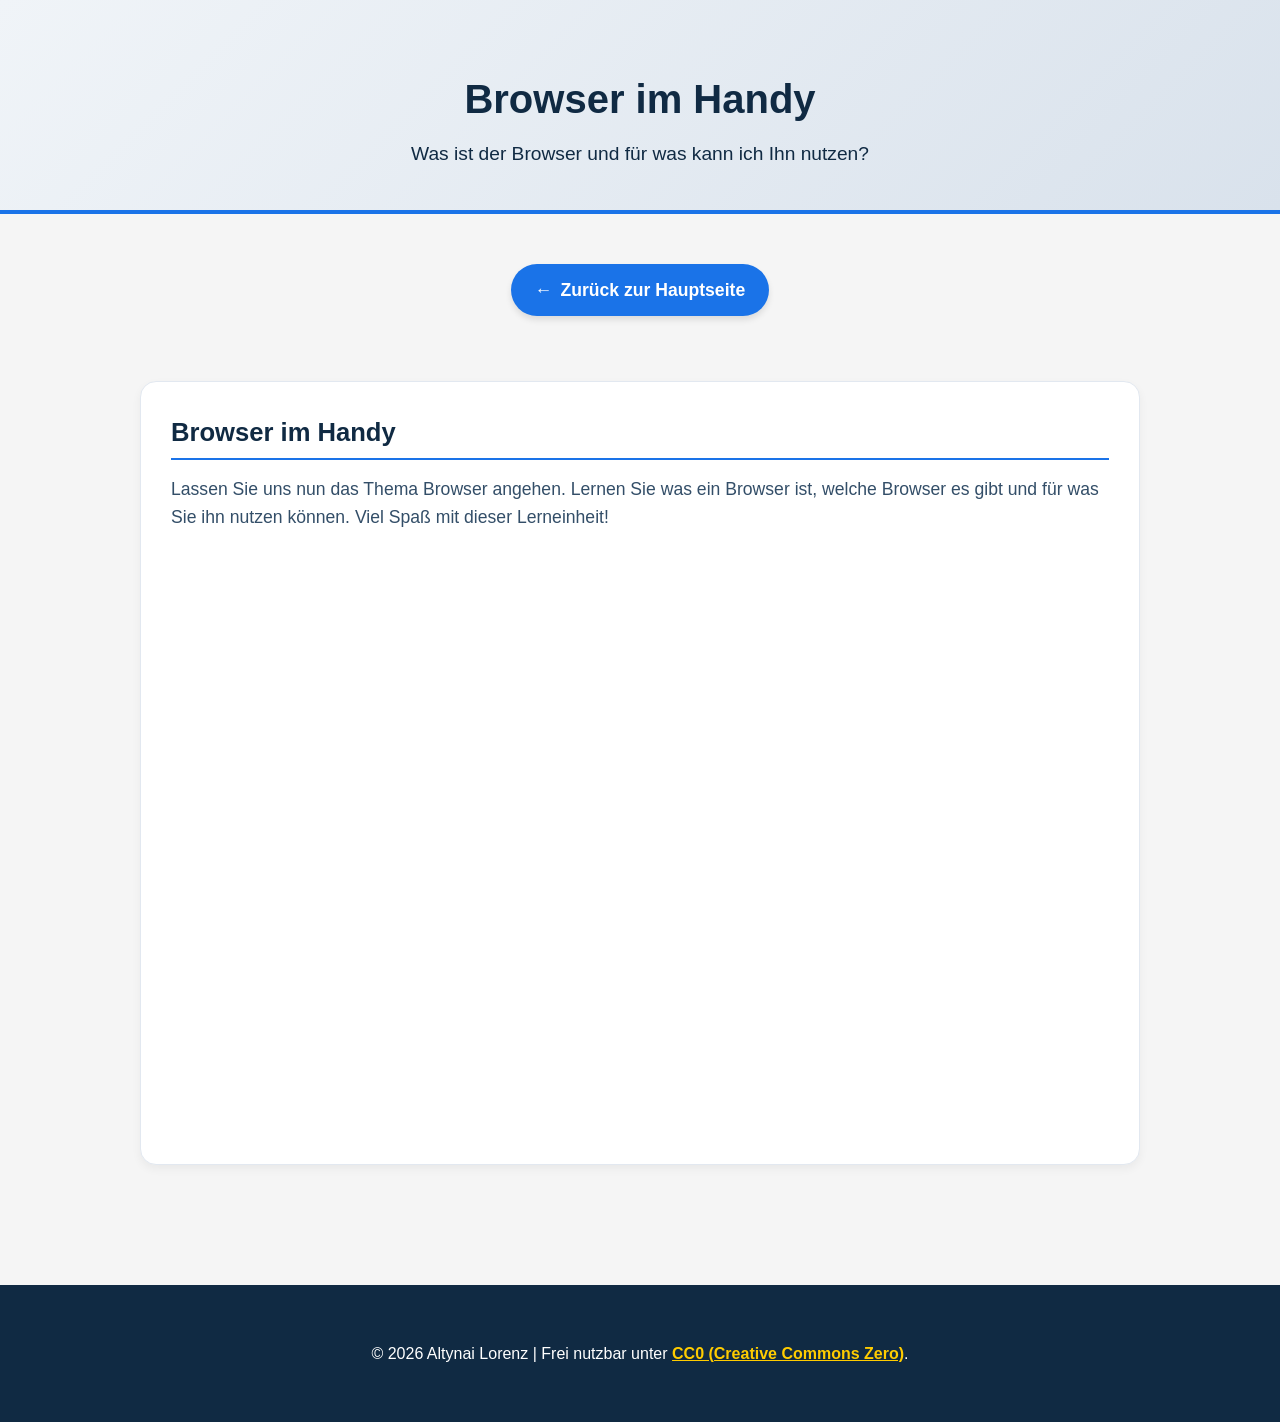
<file: browser-learnings_AL.html>
<!DOCTYPE html>
<html lang="de">
<head>
    <meta charset="UTF-8">
    <meta name="viewport" content="width=device-width, initial-scale=1.0">
    <title>Browser im Handy</title>
    <link rel="stylesheet" href="stlye.css">
</head>
<body>
<header>
    <h1>Browser im Handy</h1> 
    <p class="intro">Was ist der Browser und für was kann ich Ihn nutzen?</p>
</header>

<main>
	<section>
		<nav aria-label="Seiten-Navigation">
    		<a href="index.html" class="btn-back">
        		<span aria-hidden="true">&larr;</span> Zurück zur Hauptseite
    		</a>
		</nav>
	<ol class="step-list">
    	<li class="step-item">
            <div class="step-text">
                <h2>Browser im Handy</h2>
                <p>
                    Lassen Sie uns nun das Thema Browser angehen. Lernen Sie was ein Browser ist, welche Browser es gibt und für was Sie ihn nutzen können.

					Viel Spaß mit dieser Lerneinheit!
                </p>
                
                <div class="h5p-container">
                    <iframe src="https://app.lumi.education/api/v1/run/Nr2oe1/embed" 
                        width="1088" 
                        height="720" 
                        frameborder="0" 
                        allowfullscreen="allowfullscreen" 
                        allow="geolocation *; microphone *; camera *; midi *; encrypted-media *">
                    </iframe>
                </div>
            </div> </li>
	</ol>

	</section>
</main>

</body>
<footer>
    <p>&copy; 2026 Altynai Lorenz | Frei nutzbar unter <a href="https://creativecommons.org/publicdomain/zero/1.0/deed.de" target="_blank" rel="noopener">CC0 (Creative Commons Zero)</a>.</p>
</footer>
</html>
</file>
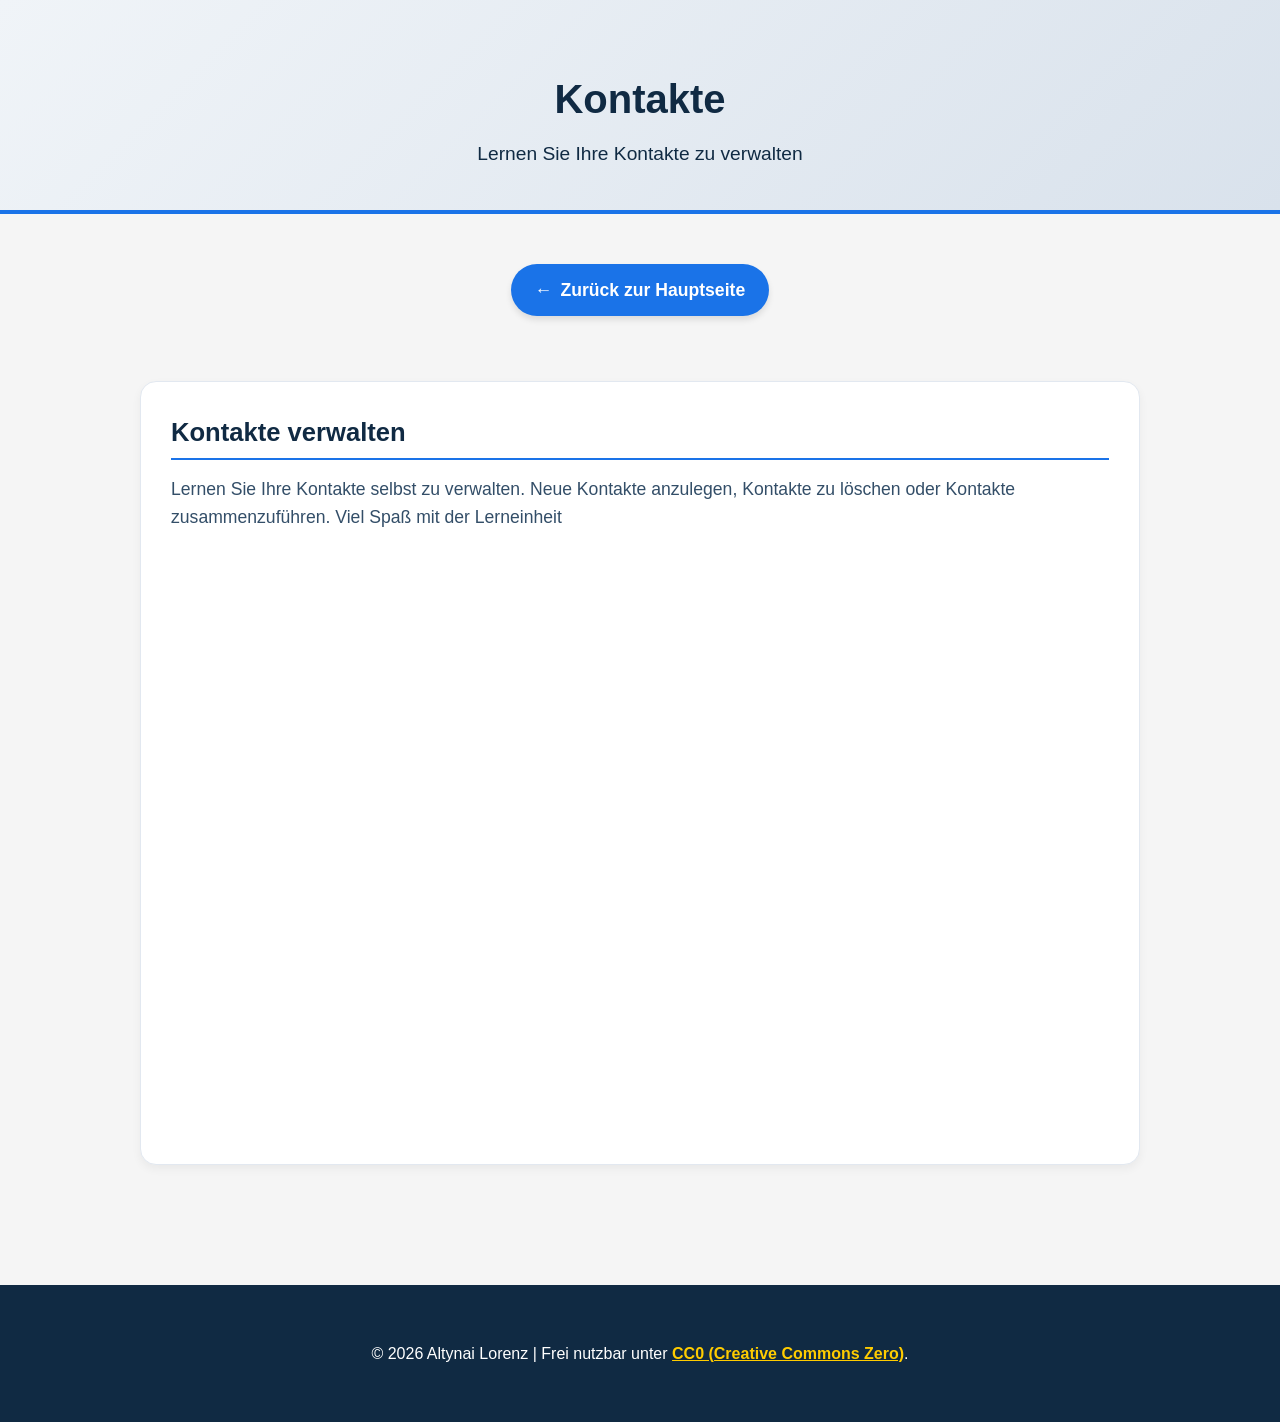
<file: contacts-learning_AL.html>
<!DOCTYPE html>
<html lang="de">
<head>
    <meta charset="UTF-8">
    <meta name="viewport" content="width=device-width, initial-scale=1.0">
    <title>Kontakte verwalten</title>
    <link rel="stylesheet" href="stlye.css">
</head>
<body>
<header>
    <h1>Kontakte</h1> 
    <p class="intro">Lernen Sie Ihre Kontakte zu verwalten</p>
</header>

<main>
	<section>
		<nav aria-label="Seiten-Navigation">
    		<a href="index.html" class="btn-back">
        		<span aria-hidden="true">&larr;</span> Zurück zur Hauptseite
    		</a>
		</nav>
	<ol class="step-list">
    	<li class="step-item">
            <div class="step-text">
                <h2>Kontakte verwalten</h2>
                <p>
                    Lernen Sie Ihre Kontakte selbst zu verwalten. Neue Kontakte anzulegen, Kontakte zu löschen oder Kontakte zusammenzuführen.
					
					Viel Spaß mit der Lerneinheit
                </p>
                
                <div class="h5p-container">
                    <iframe src="https://app.lumi.education/api/v1/run/ptz8rV/embed" 
                        width="1088" 
                        height="720" 
                        frameborder="0" 
                        allowfullscreen="allowfullscreen" 
                        allow="geolocation *; microphone *; camera *; midi *; encrypted-media *">
                    </iframe>
                </div>
            </div> </li>
	</ol>

	</section>
</main>

</body>
<footer>
    <p>&copy; 2026 Altynai Lorenz | Frei nutzbar unter <a href="https://creativecommons.org/publicdomain/zero/1.0/deed.de" target="_blank" rel="noopener">CC0 (Creative Commons Zero)</a>.</p>
</footer>
</html>
</file>
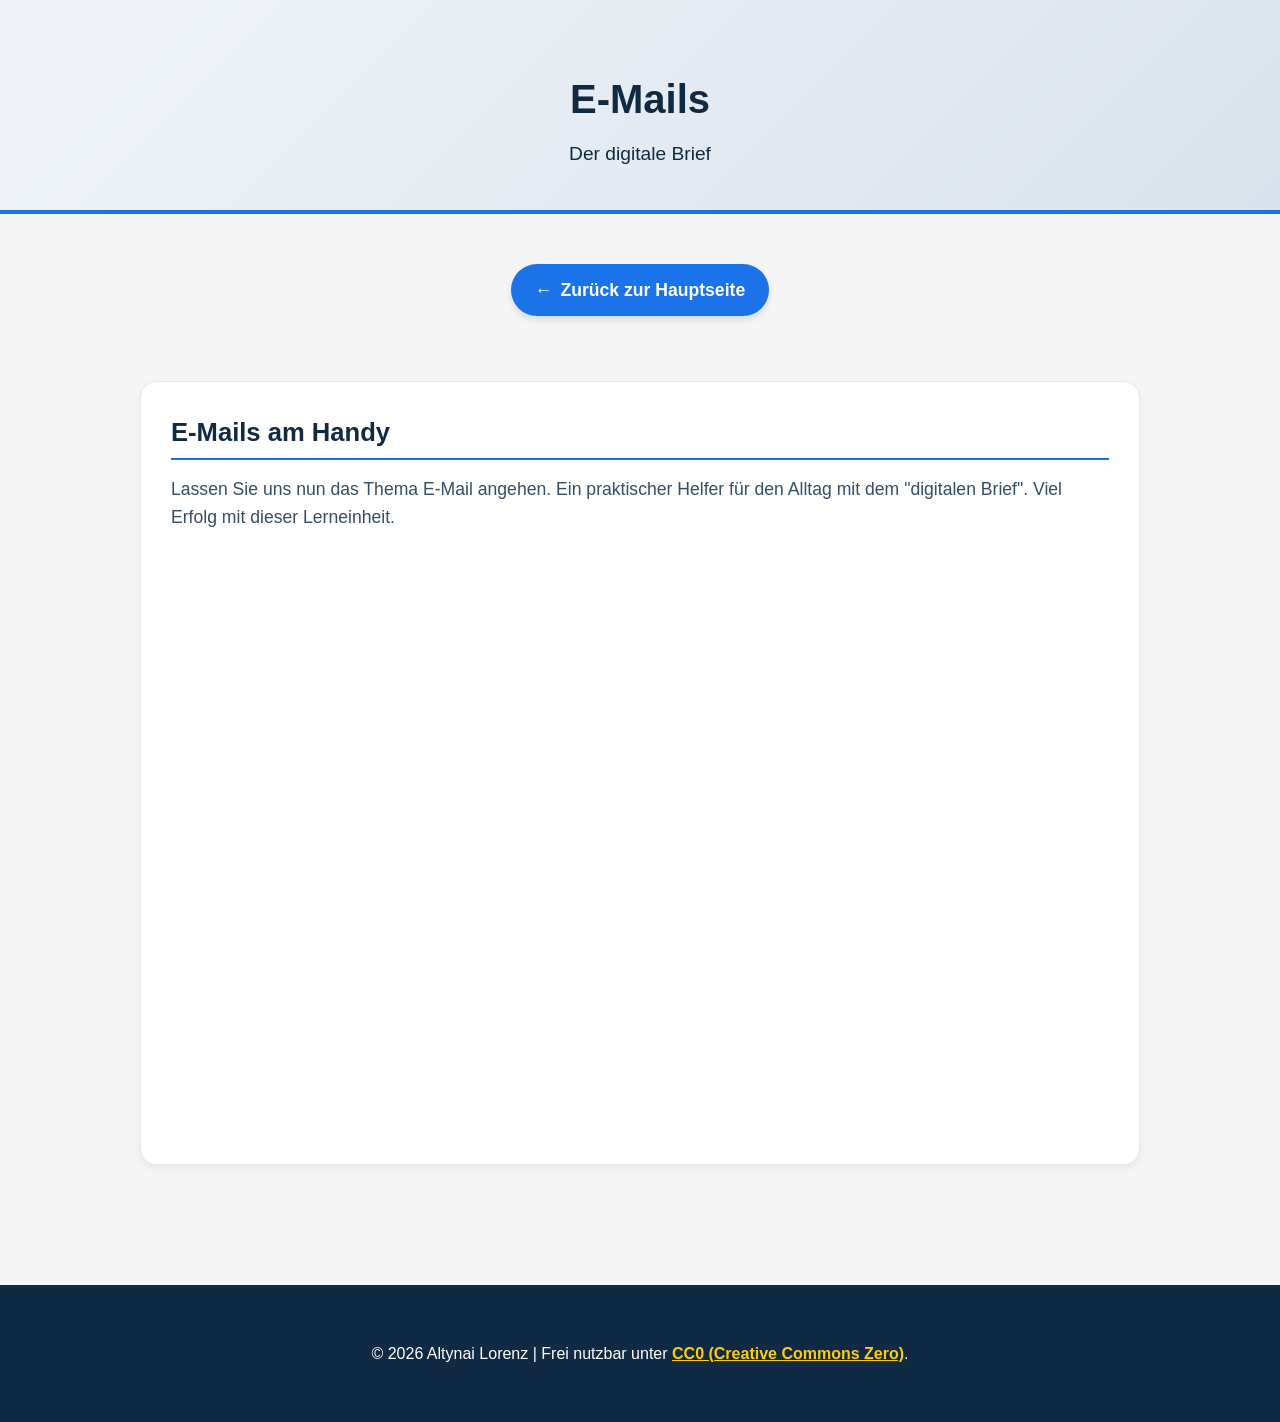
<file: emails-learnings_AL.html>
<!DOCTYPE html>
<html lang="de">
<head>
    <meta charset="UTF-8">
    <meta name="viewport" content="width=device-width, initial-scale=1.0">
    <title>E-Mails</title>
    <link rel="stylesheet" href="stlye.css">
</head>
<body>
<header>
    <h1>E-Mails</h1> 
    <p class="intro">Der digitale Brief</p>
</header>

<main>
	<section>
		<nav aria-label="Seiten-Navigation">
    		<a href="index.html" class="btn-back">
        		<span aria-hidden="true">&larr;</span> Zurück zur Hauptseite
    		</a>
		</nav>
	<ol class="step-list">
    	<li class="step-item">
            <div class="step-text">
                <h2>E-Mails am Handy</h2>
                <p>
                    Lassen Sie uns nun das Thema E-Mail angehen. Ein praktischer Helfer für den Alltag mit dem "digitalen Brief".
					
					Viel Erfolg mit dieser Lerneinheit.
                </p>
                
                <div class="h5p-container">
                    <iframe src="https://app.lumi.education/api/v1/run/B_h1uc/embed" 
                        width="1088" 
                        height="720" 
                        frameborder="0" 
                        allowfullscreen="allowfullscreen" 
                        allow="geolocation *; microphone *; camera *; midi *; encrypted-media *">
                    </iframe>
                </div>
            </div> </li>
	</ol>

	</section>
</main>

</body>
<footer>
    <p>&copy; 2026 Altynai Lorenz | Frei nutzbar unter <a href="https://creativecommons.org/publicdomain/zero/1.0/deed.de" target="_blank" rel="noopener">CC0 (Creative Commons Zero)</a>.</p>
</footer>
</html>
</file>
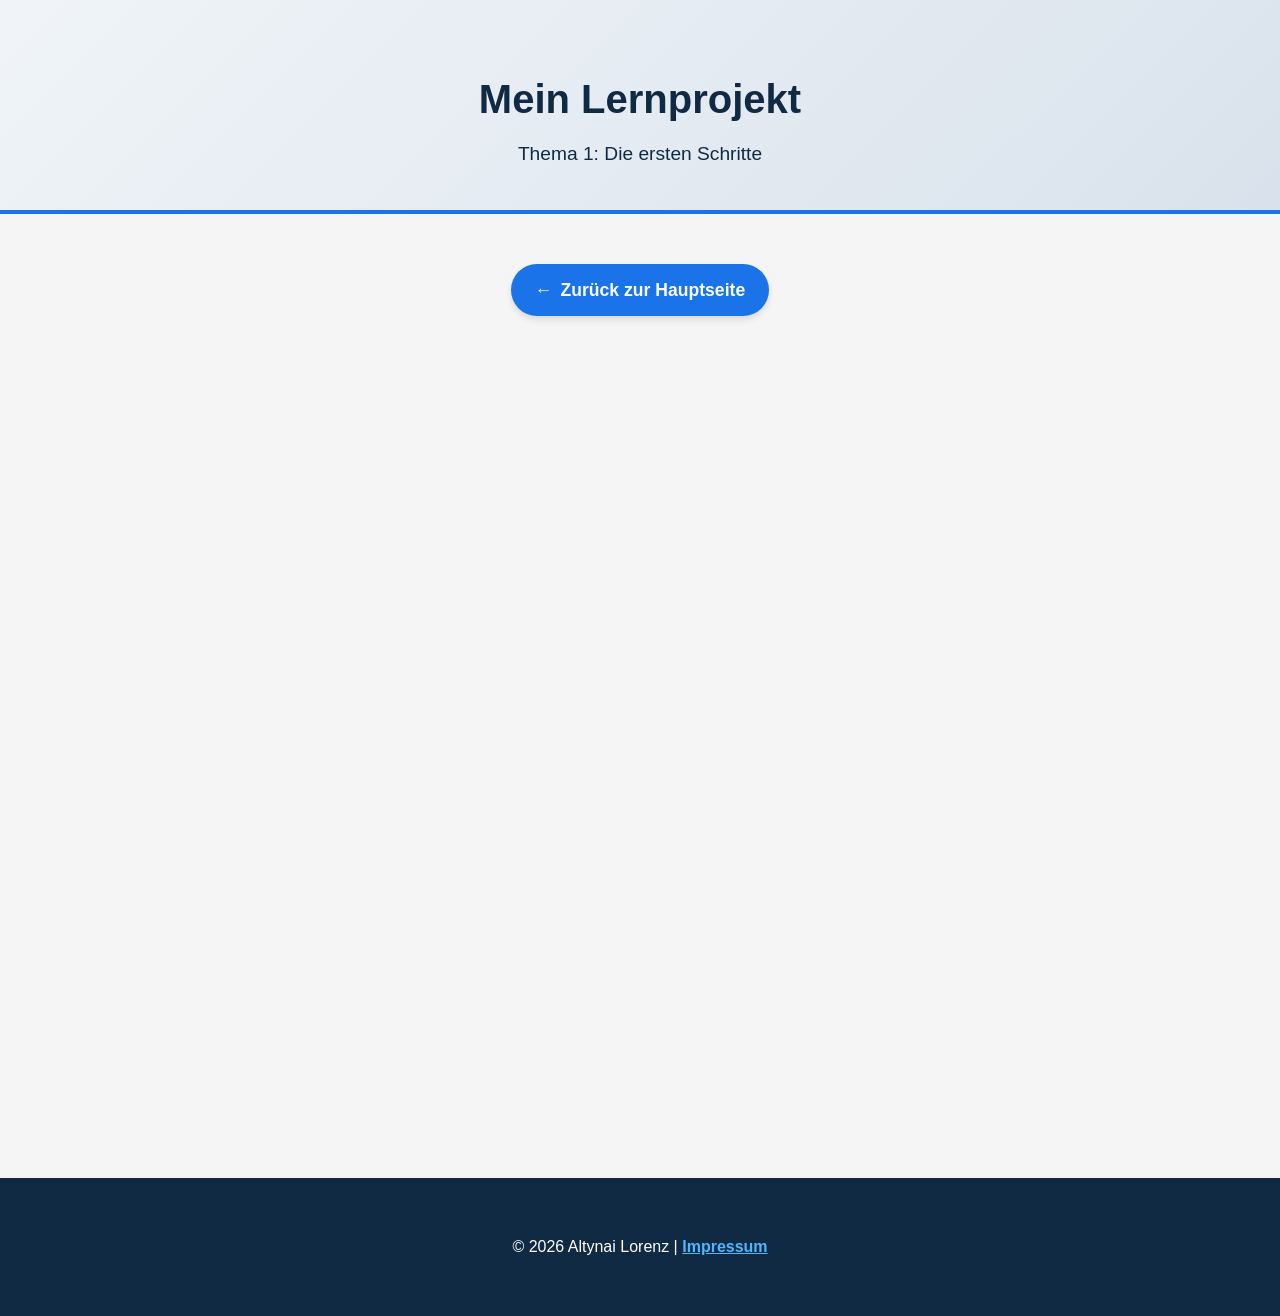
<file: seite1.html>
<!DOCTYPE html>
<html lang="de">
<head>
    <meta charset="UTF-8">
    <meta name="viewport" content="width=device-width, initial-scale=1.0">
    <title>Thema 1</title>
    <link rel="stylesheet" href="stlye.css">
</head>
<body>
<header>
    <h1>Mein Lernprojekt</h1> 
    <p class="intro">Thema 1: Die ersten Schritte</p>
</header>

<main>
	<section>
		<nav aria-label="Seiten-Navigation">
    		<a href="index.html" class="btn-back">
        		<span aria-hidden="true">&larr;</span> Zurück zur Hauptseite
    		</a>
		</nav>
		
    	<div class="h5p-container">
			<iframe src="https://app.lumi.education/api/v1/run/eLbVxM/embed" 
				width="1088" 
				height="720" 
				frameborder="0" 
				allowfullscreen="allowfullscreen" 
				allow="geolocation *; microphone *; camera *; midi *; encrypted-media *">	
			</iframe>
    	</div>
	</section>
</main>

</body>
<footer>
    <p>&copy; 2026 Altynai Lorenz | <a href="#" style="color: #4db8ff;">Impressum</a></p>
</footer>
</html>
</file>
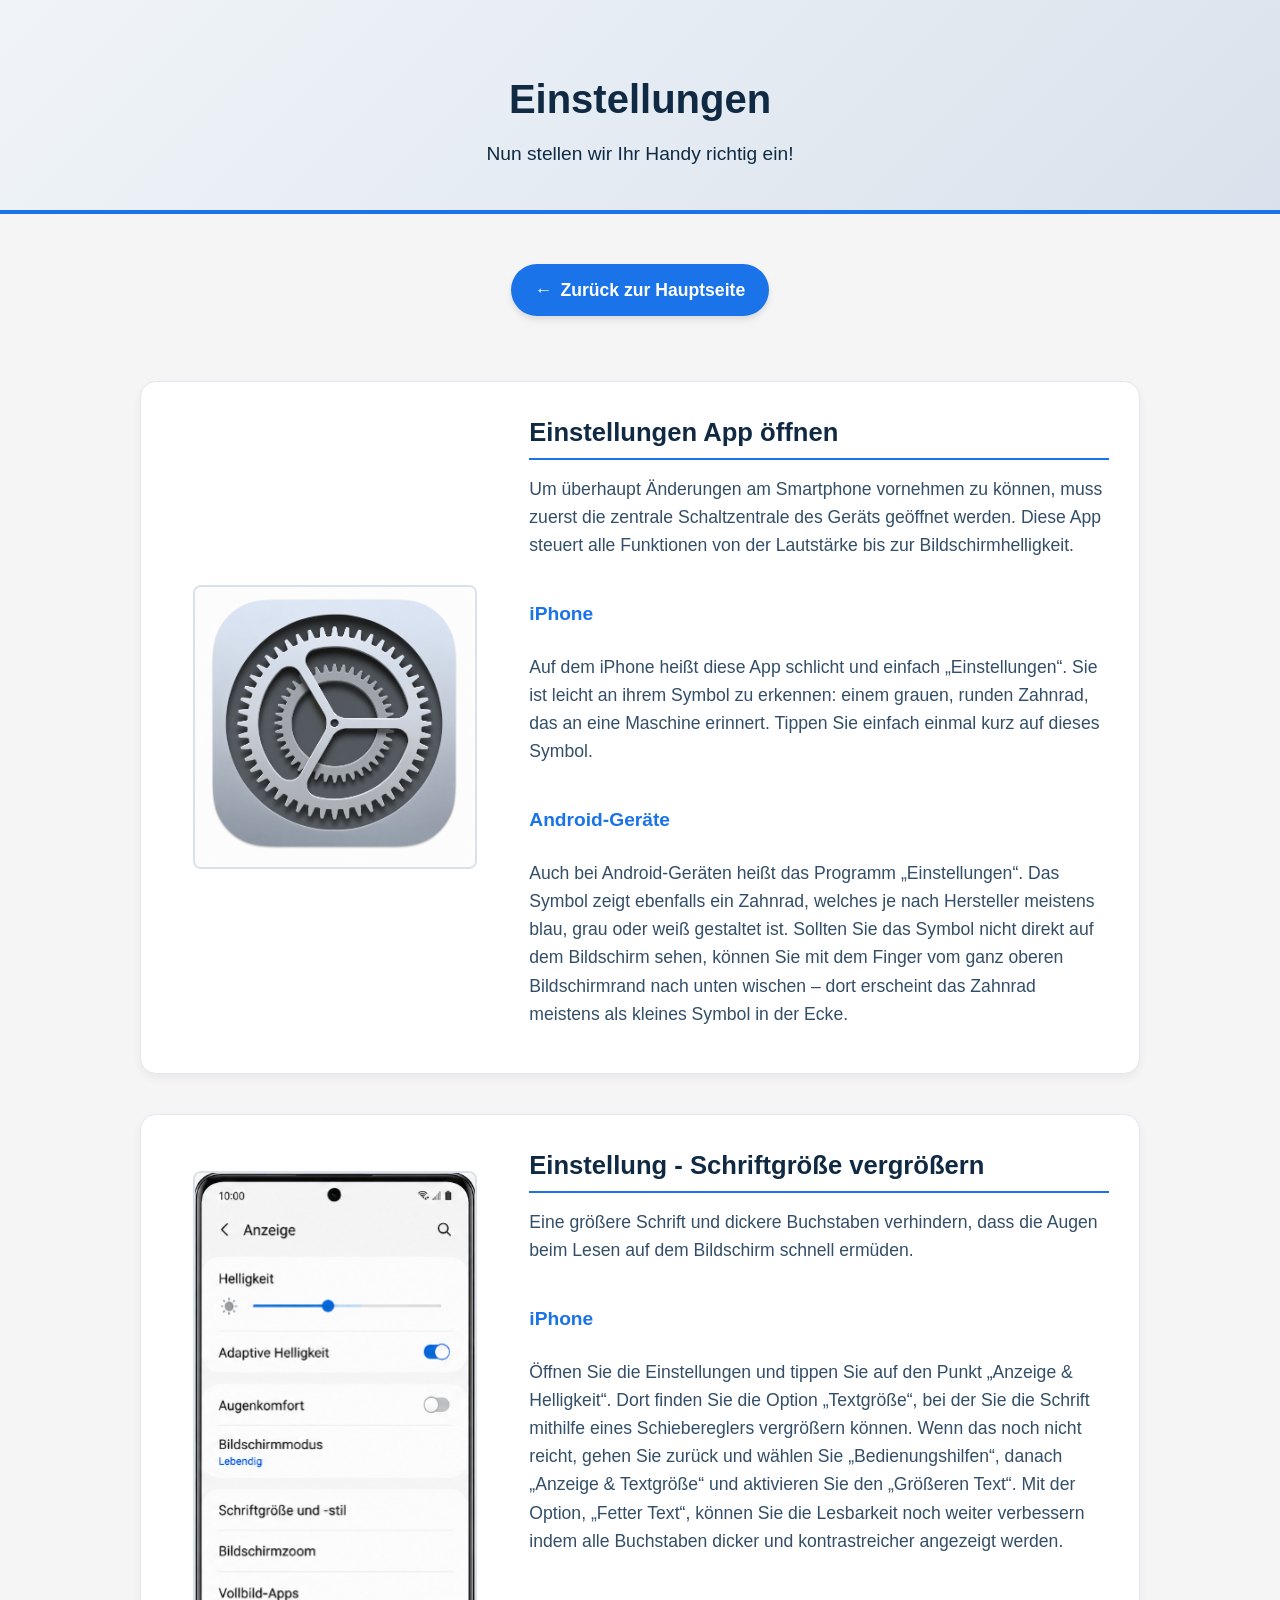
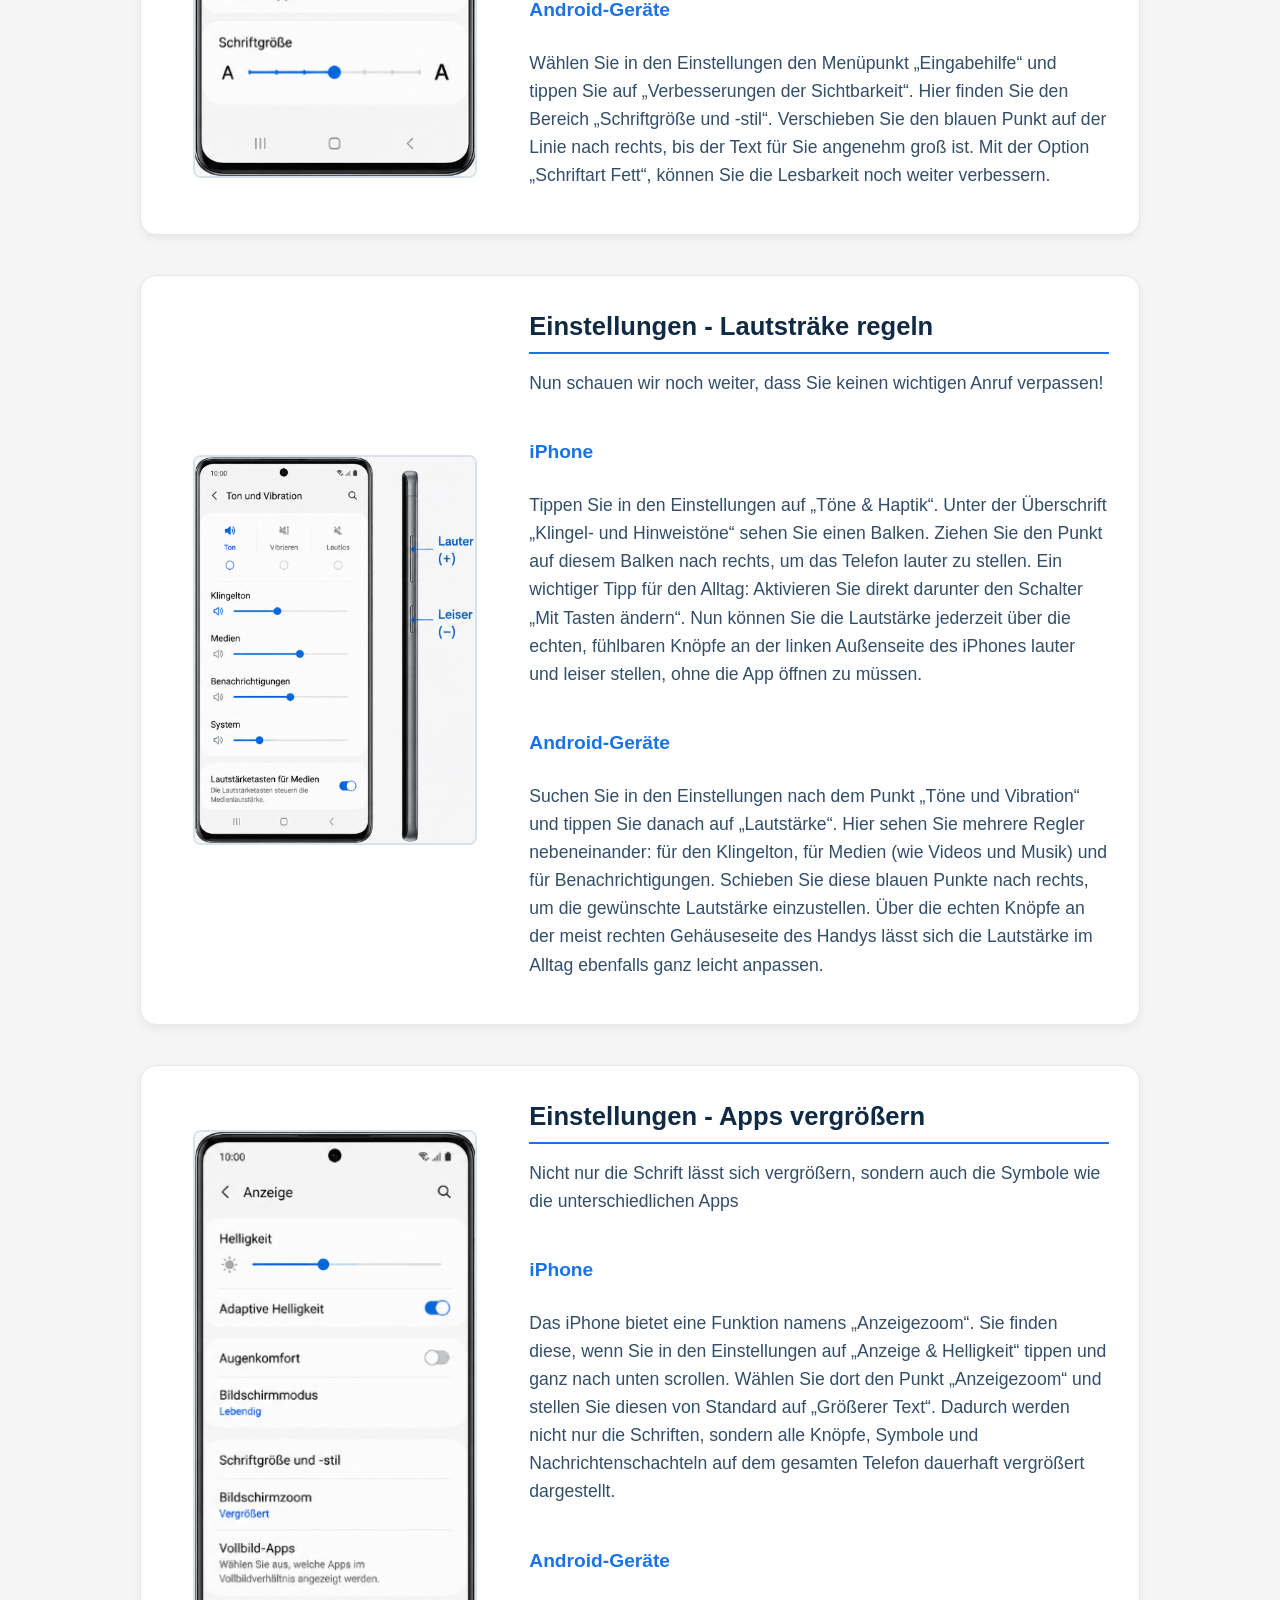
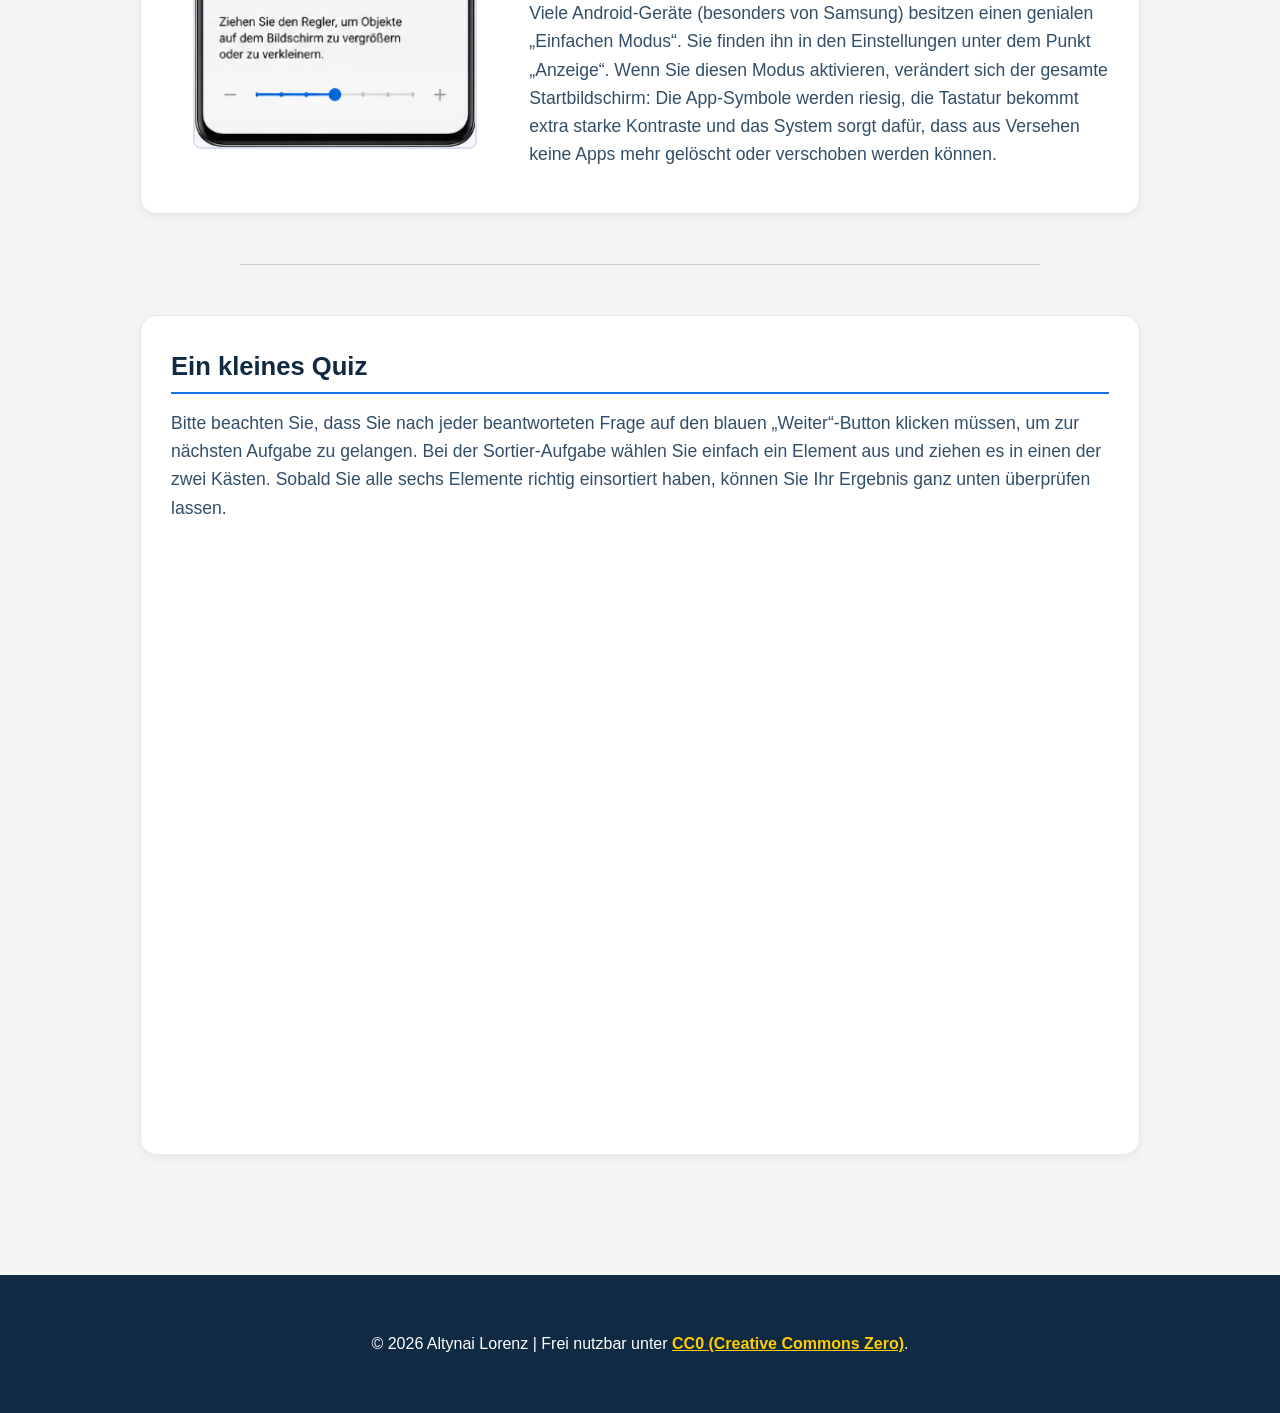
<file: settings-learning_AL.html>
<!DOCTYPE html>
<html lang="de">
<head>
    <meta charset="UTF-8">
    <meta name="viewport" content="width=device-width, initial-scale=1.0">
    <title>Anleitung: Einstellungen ändern</title>
    <link rel="stylesheet" href="stlye.css">
</head>
<body>

<header>
    <h1>Einstellungen</h1> 
    <p class="intro">Nun stellen wir Ihr Handy richtig ein!</p>
</header>

<main>
    <section>
        <nav aria-label="Seiten-Navigation">
            <a href="index.html" class="btn-back">
                <span aria-hidden="true">&larr;</span> Zurück zur Hauptseite
            </a>
        </nav>
        
        <ol class="step-list" aria-label="Anleitungsschritte für die Bildschirmeinstellungen">
            
            <li class="step-item">
                <div class="step-image-container">
                    <img src="Einstellungen/einstellungs_icon.png" alt="Das Zahnrad-Symbol auf dem Handy, welches die App Einstellungen anzeigt." class="step-image">
                </div>
                <div class="step-text">
                    <h2>Einstellungen App öffnen</h2>
                    <p>Um überhaupt Änderungen am Smartphone vornehmen zu können, muss zuerst die zentrale Schaltzentrale des Geräts geöffnet werden. Diese App steuert alle Funktionen von der Lautstärke bis zur Bildschirmhelligkeit.</p>
                    <p><strong>iPhone</strong></p>
                    <p>Auf dem iPhone heißt diese App schlicht und einfach „Einstellungen“. Sie ist leicht an ihrem Symbol zu erkennen: einem grauen, runden Zahnrad, das an eine Maschine erinnert. Tippen Sie einfach einmal kurz auf dieses Symbol.</p>
                    <p><strong>Android-Geräte</strong></p>
                    <p>Auch bei Android-Geräten heißt das Programm „Einstellungen“. Das Symbol zeigt ebenfalls ein Zahnrad, welches je nach Hersteller meistens blau, grau oder weiß gestaltet ist. Sollten Sie das Symbol nicht direkt auf dem Bildschirm sehen, können Sie mit dem Finger vom ganz oberen Bildschirmrand nach unten wischen – dort erscheint das Zahnrad meistens als kleines Symbol in der Ecke.</p>
                </div>
            </li>

            <li class="step-item">
                <div class="step-image-container">
                    <img src="Einstellungen/schrift_grosse.png" alt="Ein typisches Einstellungsbild in der App Einstellungen, um die Schriftgröße zu verändern" class="step-image">
                </div>
                <div class="step-text">
                    <h2>Einstellung - Schriftgröße vergrößern</h2>
                    <p>Eine größere Schrift und dickere Buchstaben verhindern, dass die Augen beim Lesen auf dem Bildschirm schnell ermüden.</p>
                    <p><strong>iPhone</strong></p>
                    <p>Öffnen Sie die Einstellungen und tippen Sie auf den Punkt „Anzeige & Helligkeit“. Dort finden Sie die Option „Textgröße“, bei der Sie die Schrift mithilfe eines Schiebereglers vergrößern können. Wenn das noch nicht reicht, gehen Sie zurück und wählen Sie „Bedienungshilfen“, danach „Anzeige & Textgröße“ und aktivieren Sie den „Größeren Text“. Mit der Option, „Fetter Text“, können Sie die Lesbarkeit noch weiter verbessern indem alle Buchstaben dicker und kontrastreicher angezeigt werden.</p>
                    <p><strong>Android-Geräte</strong></p>
                    <p>Wählen Sie in den Einstellungen den Menüpunkt „Eingabehilfe“ und tippen Sie auf „Verbesserungen der Sichtbarkeit“. Hier finden Sie den Bereich „Schriftgröße und -stil“. Verschieben Sie den blauen Punkt auf der Linie nach rechts, bis der Text für Sie angenehm groß ist. Mit der Option „Schriftart Fett“, können Sie die Lesbarkeit noch weiter verbessern.</p>
                </div>
            </li>

            <li class="step-item">
                <div class="step-image-container">
                    <img src="Einstellungen/lautstaerke.png" alt="Ein typisches Einstellungsbild in der App Einstellungen, um die Lautstärke zu verändern. Zusätzlich, wie man an der Seite über das Handy (Button) die Lautstärke verändert" class="step-image">
                </div>
                <div class="step-text">
                    <h2>Einstellungen - Lautsträke regeln</h2>
                    <p>Nun schauen wir noch weiter, dass Sie keinen wichtigen Anruf verpassen!</p>
                    <p><strong>iPhone</strong></p>
                    <p>Tippen Sie in den Einstellungen auf „Töne & Haptik“. Unter der Überschrift „Klingel- und Hinweistöne“ sehen Sie einen Balken. Ziehen Sie den Punkt auf diesem Balken nach rechts, um das Telefon lauter zu stellen. Ein wichtiger Tipp für den Alltag: Aktivieren Sie direkt darunter den Schalter „Mit Tasten ändern“. Nun können Sie die Lautstärke jederzeit über die echten, fühlbaren Knöpfe an der linken Außenseite des iPhones lauter und leiser stellen, ohne die App öffnen zu müssen.</p>
                    <p><strong>Android-Geräte</strong></p>
                    <p>Suchen Sie in den Einstellungen nach dem Punkt „Töne und Vibration“ und tippen Sie danach auf „Lautstärke“. Hier sehen Sie mehrere Regler nebeneinander: für den Klingelton, für Medien (wie Videos und Musik) und für Benachrichtigungen. Schieben Sie diese blauen Punkte nach rechts, um die gewünschte Lautstärke einzustellen. Über die echten Knöpfe an der meist rechten Gehäuseseite des Handys lässt sich die Lautstärke im Alltag ebenfalls ganz leicht anpassen.</p>
                </div>
            </li>

            <li class="step-item">
                <div class="step-image-container">
                    <img src="Einstellungen/app_groesse.png" alt="Ein typisches Einstellungsbild in der App Einstellungen, um die Größe der Elemente auf einem Handy, wie zum Beispiel Apps, zu verändern" class="step-image">
                </div>
                <div class="step-text">
                    <h2>Einstellungen - Apps vergrößern</h2>
                    <p>Nicht nur die Schrift lässt sich vergrößern, sondern auch die Symbole wie die unterschiedlichen Apps</p>
                    <p><strong>iPhone</strong></p>
                    <p>Das iPhone bietet eine Funktion namens „Anzeigezoom“. Sie finden diese, wenn Sie in den Einstellungen auf „Anzeige & Helligkeit“ tippen und ganz nach unten scrollen. Wählen Sie dort den Punkt „Anzeigezoom“ und stellen Sie diesen von Standard auf „Größerer Text“. Dadurch werden nicht nur die Schriften, sondern alle Knöpfe, Symbole und Nachrichtenschachteln auf dem gesamten Telefon dauerhaft vergrößert dargestellt.</p>
                    <p><strong>Android-Geräte</strong></p>
                    <p>Viele Android-Geräte (besonders von Samsung) besitzen einen genialen „Einfachen Modus“. Sie finden ihn in den Einstellungen unter dem Punkt „Anzeige“. Wenn Sie diesen Modus aktivieren, verändert sich der gesamte Startbildschirm: Die App-Symbole werden riesig, die Tastatur bekommt extra starke Kontraste und das System sorgt dafür, dass aus Versehen keine Apps mehr gelöscht oder verschoben werden können.</p>
                </div>
            </li>


        </ol>

	<hr style="border: 0; height: 1px; background: #ccc; margin: 50px auto; max-width: 800px;">

    <ol class="step-list">
    	<li class="step-item">
            <div class="step-text">
                <h2>Ein kleines Quiz</h2>
                <p>
                    Bitte beachten Sie, dass Sie nach jeder beantworteten Frage auf den blauen „Weiter“-Button klicken müssen, um zur nächsten Aufgabe zu gelangen. Bei der Sortier-Aufgabe wählen Sie einfach ein Element aus und ziehen es in einen der zwei Kästen. 
					Sobald Sie alle sechs Elemente richtig einsortiert haben, können Sie Ihr Ergebnis ganz unten überprüfen lassen.
                </p>
                
                <div class="h5p-container">
                    <iframe src="https://app.lumi.education/api/v1/run/w3KC2N/embed" 
                        width="1088" 
                        height="720" 
                        frameborder="0" 
                        allowfullscreen="allowfullscreen" 
                        allow="geolocation *; microphone *; camera *; midi *; encrypted-media *">
                    </iframe>
                </div>
            </div> </li>
	</ol>	
        </section>

    </section>
</main>

<footer>
    <p>&copy; 2026 Altynai Lorenz | Frei nutzbar unter <a href="https://creativecommons.org/publicdomain/zero/1.0/deed.de" target="_blank" rel="noopener">CC0 (Creative Commons Zero)</a>.</p>
</footer>

</body>
</html>
</file>
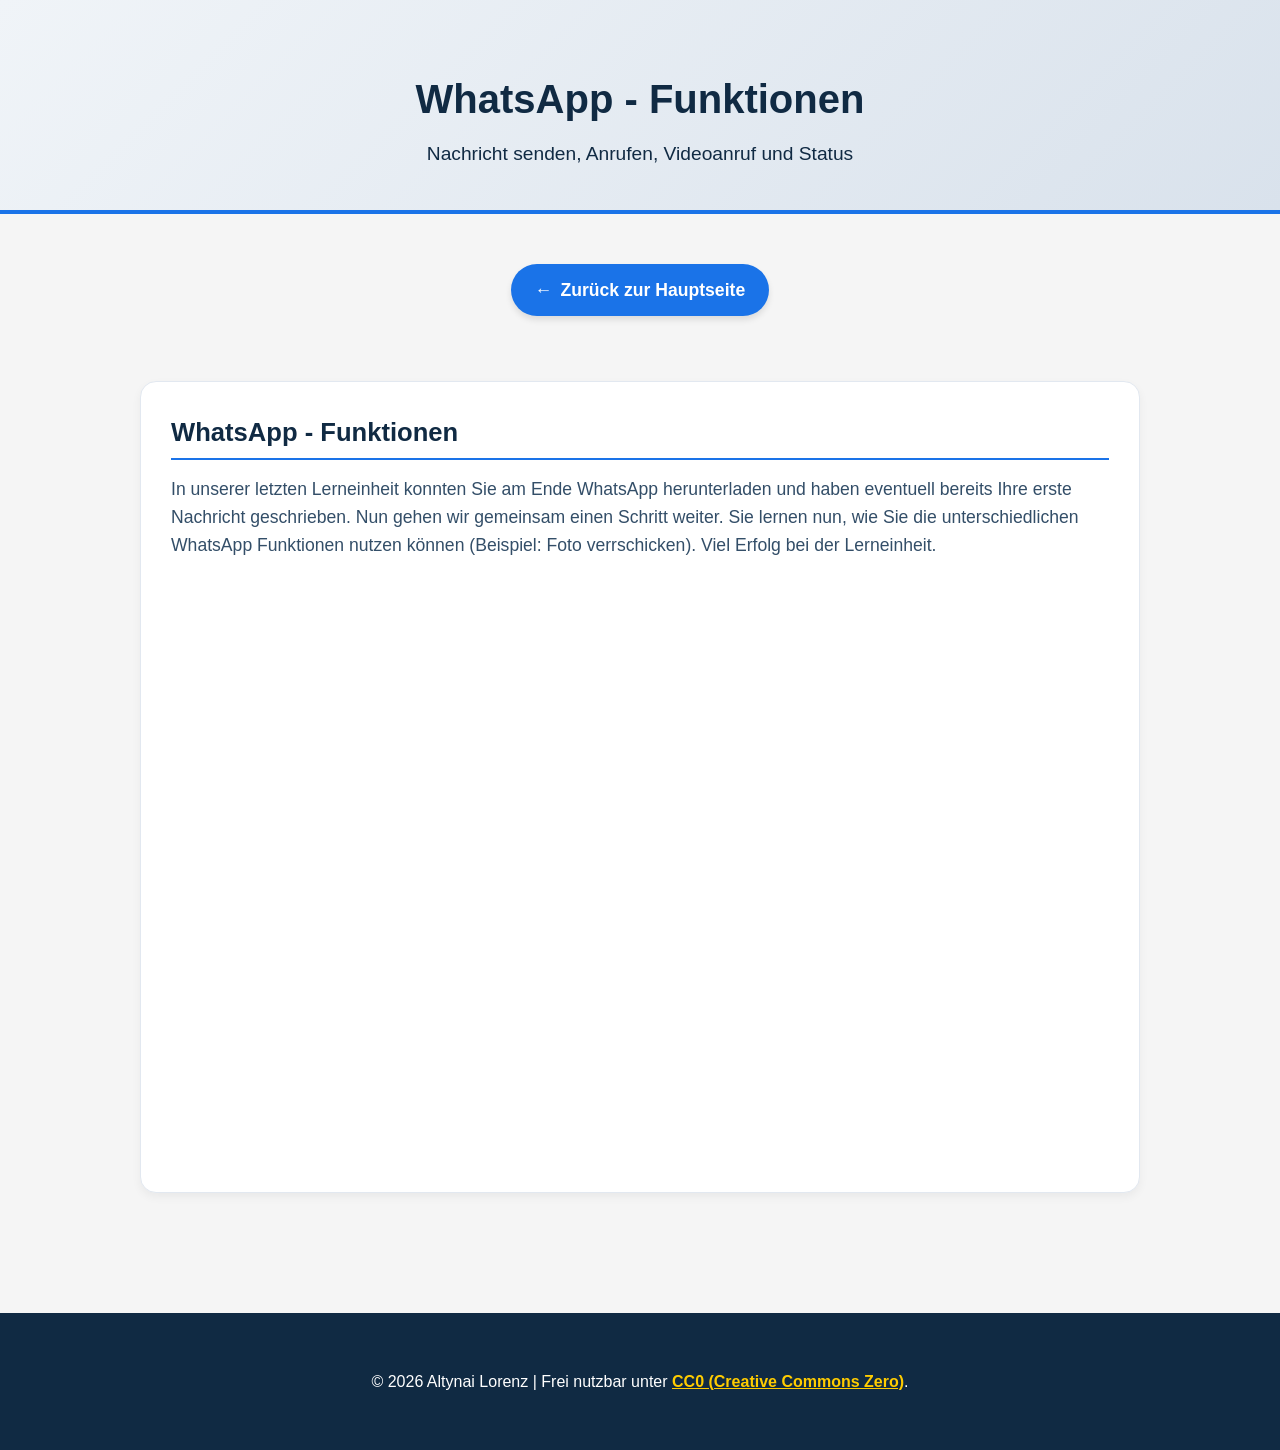
<file: whatsapp-functions-learning_AL.html>
<!DOCTYPE html>
<html lang="de">
<head>
    <meta charset="UTF-8">
    <meta name="viewport" content="width=device-width, initial-scale=1.0">
    <title>WhatsApp Funktionen</title>
    <link rel="stylesheet" href="stlye.css">
</head>
<body>
<header>
    <h1>WhatsApp - Funktionen</h1> 
    <p class="intro">Nachricht senden, Anrufen, Videoanruf und Status</p>
</header>

<main>
	<section>
		<nav aria-label="Seiten-Navigation">
    		<a href="index.html" class="btn-back">
        		<span aria-hidden="true">&larr;</span> Zurück zur Hauptseite
    		</a>
		</nav>
	<ol class="step-list">
    	<li class="step-item">
            <div class="step-text">
                <h2>WhatsApp - Funktionen</h2>
                <p>
                    In unserer letzten Lerneinheit konnten Sie am Ende WhatsApp herunterladen und haben eventuell bereits Ihre erste Nachricht geschrieben.

					Nun gehen wir gemeinsam einen Schritt weiter. Sie lernen nun, wie Sie die unterschiedlichen WhatsApp Funktionen nutzen können (Beispiel: Foto verrschicken).
					Viel Erfolg bei der Lerneinheit.
                </p>
                
                <div class="h5p-container">
                    <iframe src="https://app.lumi.education/api/v1/run/kNdG0k/embed" 
                        width="1088" 
                        height="720" 
                        frameborder="0" 
                        allowfullscreen="allowfullscreen" 
                        allow="geolocation *; microphone *; camera *; midi *; encrypted-media *">
                    </iframe>
                </div>
            </div> </li>
	</ol>

	</section>
</main>

</body>
<footer>
    <p>&copy; 2026 Altynai Lorenz | Frei nutzbar unter <a href="https://creativecommons.org/publicdomain/zero/1.0/deed.de" target="_blank" rel="noopener">CC0 (Creative Commons Zero)</a>.</p>
</footer>
</html>
</file>
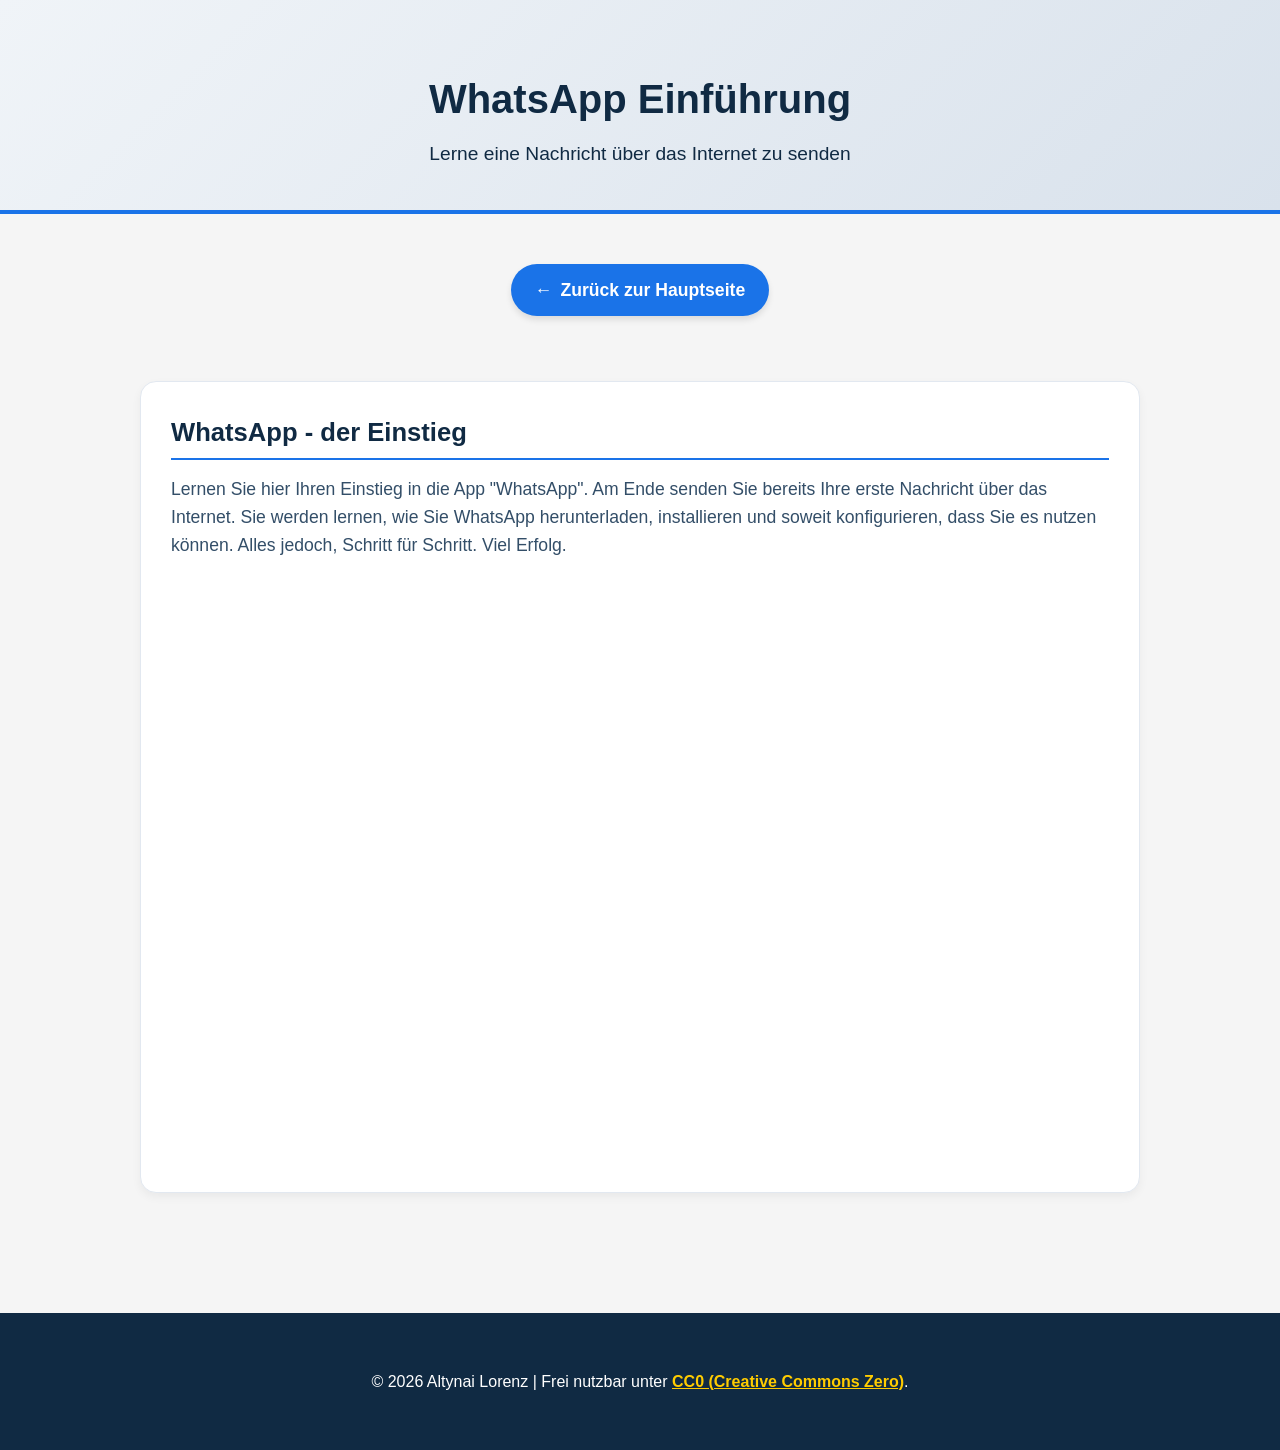
<file: whatsapp-learning_AL.html>
<!DOCTYPE html>
<html lang="de">
<head>
    <meta charset="UTF-8">
    <meta name="viewport" content="width=device-width, initial-scale=1.0">
    <title>WhatsApp Lernen</title>
    <link rel="stylesheet" href="stlye.css">
</head>
<body>
<header>
    <h1>WhatsApp Einführung</h1> 
    <p class="intro">Lerne eine Nachricht über das Internet zu senden</p>
</header>

<main>
	<section>
		<nav aria-label="Seiten-Navigation">
    		<a href="index.html" class="btn-back">
        		<span aria-hidden="true">&larr;</span> Zurück zur Hauptseite
    		</a>
		</nav>
	<ol class="step-list">
    	<li class="step-item">
            <div class="step-text">
                <h2>WhatsApp - der Einstieg</h2>
                <p>
                    Lernen Sie hier Ihren Einstieg in die App "WhatsApp". Am Ende senden Sie bereits Ihre erste Nachricht über das Internet.
					Sie werden lernen, wie Sie WhatsApp herunterladen, installieren und soweit konfigurieren, dass Sie es nutzen können.

					Alles jedoch, Schritt für Schritt. Viel Erfolg.
                </p>
                
                <div class="h5p-container">
                    <iframe src="https://app.lumi.education/api/v1/run/eLbVxM/embed" 
                        width="1088" 
                        height="720" 
                        frameborder="0" 
                        allowfullscreen="allowfullscreen" 
                        allow="geolocation *; microphone *; camera *; midi *; encrypted-media *">
                    </iframe>
                </div>
            </div> </li>
	</ol>

	</section>
</main>

</body>
<footer>
    <p>&copy; 2026 Altynai Lorenz | Frei nutzbar unter <a href="https://creativecommons.org/publicdomain/zero/1.0/deed.de" target="_blank" rel="noopener">CC0 (Creative Commons Zero)</a>.</p>
</footer>
</html>
</file>
<file: stlye.css>
/* ==========================================================================
   1. Allgemeine Basis-Einstellungen & Barrierefreiheit
   ========================================================================== */
body {
   font-family: Arial, sans-serif;
   margin: 0;
   background: #f5f5f5;
   line-height: 1.6; 
   color: #222222;
}

/* Visueller Fokus-Indikator für Tastaturnavigation (Barrierefreiheit) */
a:focus, button:focus {
   outline: 4px solid #ffcc00 !important;
   outline-offset: 2px;
}

/* ==========================================================================
   2. Header & Einleitungen
   ========================================================================== */

header {
   text-align: center;
   padding: 40px 20px;
   background: linear-gradient(135deg, #f0f4f8 0%, #d9e2ec 100%);
   border-bottom: 4px solid #1a73e8;
   margin-bottom: 20px;
}

header h1 {
   color: #102a43;
   font-size: 2.5rem;
   margin-bottom: 8px;
}

.intro {
   font-size: 1.2rem;
   color: #102a43;
   max-width: 600px;
   margin: 0 auto;
}

section {
   padding: 30px 20px;
   text-align: center;
}

/* ==========================================================================
   3. Hauptseite: Grid & Kachel
   ========================================================================== */

.grid {
   display: grid;
   grid-template-columns: repeat(auto-fit, minmax(240px, 1fr));
   gap: 20px;
   max-width: 1000px;
   margin: auto;
}

.tile {
   display: flex;
   flex-direction: column;
   justify-content: center;
   align-items: center;
   min-height: 140px;
   padding: 25px;
   background: #ffffff;
   color: #1a73e8;
   text-decoration: none;
   border: 3px solid #1a73e8;
   border-radius: 12px;
   font-weight: bold;
   font-size: 1.3rem;
   box-shadow: 0 4px 6px rgba(0,0,0,0.1);
   transition: all 0.2s ease-in-out;
}

.tile:hover, .tile:focus {
   background: #1a73e8;
   color: #ffffff !important;
   transform: translateY(-3px);
   box-shadow: 0 8px 15px rgba(0,0,0,0.2);
   outline: 4px solid #ffcc00;
   outline-offset: 2px;
}

.tile-title {
   display: block;
   margin-bottom: 5px;
}

.tile-desc {
   display: block;
   font-size: 1rem;
   font-weight: normal;
   margin-top: 8px;
   color: #334e68;
}

.tile:hover .tile-desc, .tile:focus .tile-desc {
   color: #ffffff;
}

/* ==========================================================================
   4. Interaktive Elemente (H5P, Iframes, Medien)
   ========================================================================== */

.h5p-container {
   max-width: 1000px;
   margin: 30px auto;
   position: relative;
   width: 100%;
   padding-top: 56.25%; /* 16:9 Format */
}

iframe {
   position: absolute;
   top: 0;
   left: 0;
   width: 100%;
   height: 100%;
   border: none;
   overflow: hidden;
}

video {
   display: block;
   max-width: 800px;
   width: 100%;
   height: auto;
   margin: 20px auto;
   border-radius: 8px;
   box-shadow: 0 4px 10px rgba(0,0,0,0.08);
}

.audio-player {
   display: flex;
   justify-content: center;
   align-items: center;
   gap: 10px;
}

/* KORREKTUR: Wesentlich größerer Podcast-Button für optimale Bedienung */
button#playBtn {
   display: inline-flex;
   align-items: center;
   gap: 12px;
   padding: 18px 36px;          /* Viel Klickfläche für ältere Finger */
   background-color: #1a73e8;   /* Schönes, klares Blau */
   color: #ffffff;
   font-weight: bold;
   font-size: 1.4rem;           /* Schön große, lesbare Schrift */
   border: none;
   border-radius: 50px; 
   box-shadow: 0 6px 15px rgba(0, 0, 0, 0.15);
   transition: all 0.2s ease;
   cursor: pointer;
}

button#playBtn:hover {
   background-color: #1558b0; 
   box-shadow: 0 8px 20px rgba(0, 0, 0, 0.2);
   transform: scale(1.02);      /* Minimales haptisches Feedback */
}

button#playBtn:focus {
   outline: 4px solid #ffcc00; 
   outline-offset: 4px;
}
/* ==========================================================================
   5. Buttons & Navigation
   ========================================================================== */

.btn-back {
   display: inline-flex;
   align-items: center;
   gap: 8px;
   padding: 12px 24px;
   background-color: #1a73e8; 
   color: #ffffff !important;
   text-decoration: none;
   border-radius: 50px; 
   font-weight: bold;
   font-size: 1.1rem;
   border: none;
   box-shadow: 0 4px 6px rgba(0, 0, 0, 0.1);
   transition: all 0.2s ease;
   cursor: pointer;
   margin-bottom: 25px;
}

.btn-back:hover {
   background-color: #1558b0; 
   box-shadow: 0 6px 12px rgba(0, 0, 0, 0.15);
}

.btn-back:focus {
   outline: 4px solid #ffcc00; 
   outline-offset: 2px;
}

/* ==========================================================================
   6. Unterseiten: Listen & Lern-Schritte (Flexbox Layout)
   ========================================================================== */

ol.step-list {
   list-style: none;
   padding: 0;
   margin: 40px auto 0 auto; 
   max-width: 1000px;
}

.step-item {
   display: flex;
   flex-direction: row;
   gap: 30px;
   background: #ffffff;
   margin-bottom: 40px;
   padding: 30px;
   border-radius: 16px;
   box-shadow: 0 4px 10px rgba(0, 0, 0, 0.05);
   border: 1px solid #e2e8f0;
   text-align: left;
   align-items: center; 
}

/* Der linke Container (Für die großen Kachel-Bilder z.B. bei Einstellungen) */
.step-image-container {
   flex: 0 0 35%; 
   max-width: 35%;
   display: flex;
   justify-content: center;   
   align-items: center;       
}

/* Die normalen, großen Inhalts-Bilder (z.B. Zahnrad auf der Einstellungs-Seite) */
.step-image {
   width: 100%;
   max-width: 280px; 
   height: auto;        
   display: block;     
   object-fit: contain; 
   border-radius: 8px;
   border: 2px solid #d9e2ec;
}

/* ==========================================================================
   BOMBENSICHERER FIX: Jetzt auf das 1,5-Fache vergrößert (180px mal 180px)
   ========================================================================== */
img[src*="intro/"] {
   width: 180px !important;       /* Breite auf das 1,5-Fache erhöht */
   max-width: 180px !important;
   height: 180px !important;      /* Höhe zieht exakt quadratisch mit! */
   object-fit: contain !important;
   display: block !important;
   margin: 25px 0 !important;     /* Leicht angepasster Abstand für die neue Größe */
   border: 1px solid #cbd5e1 !important;
   border-radius: 24px !important; /* Etwas rundere App-Ecken, passend zur neuen Größe */
   box-shadow: 0 6px 12px rgba(0,0,0,0.08) !important;
}

/* Der rechte Text-Container */
.step-text {
   flex: 1;
   display: flex;
   flex-direction: column;
   justify-content: center;
}

.step-text h2 {
   color: #102a43;
   font-size: 1.6rem;
   margin-top: 0;
   margin-bottom: 15px;
   border-bottom: 2px solid #1a73e8;
   padding-bottom: 5px;
}

.step-text strong {
   display: block;
   color: #1a73e8;
   font-size: 1.2rem;
   margin-top: 25px;          
   margin-bottom: 8px;
}

.step-text p {
   font-family: Arial, sans-serif;
   font-size: 1.1rem;
   margin: 0 0 15px 0;
   color: #334e68;
}

.step-text ul {
   margin: 10px 0 20px 0;
   padding-left: 25px;
}

.step-text li {
   font-family: Arial, sans-serif;
   font-size: 1.1rem;
   color: #334e68;
   margin-bottom: 10px;
   line-height: 1.6;
}

/* FIX FÜR DIE STORE-LOGOS */
.step-text .app-store-image {
   display: block !important;          
   clear: both !important;             
   max-width: 210px !important;        
   width: 100% !important;
   height: auto !important;
   margin: 30px auto 35px auto !important; 
   border-radius: 12px;
   border: 1px solid #d9e2ec;
   box-shadow: 0 4px 12px rgba(0, 0, 0, 0.06);
}

.section-divider {
   border: 0;
   height: 2px;
   background: #d9e2ec;
   margin: 60px auto;
   max-width: 900px;
}

.quiz-intro {
   color: #334e68;
   font-size: 1.2rem;
   margin-bottom: 20px;
}

/* ==========================================================================
   7. Footer & Responsive Anpassungen
   ========================================================================== */

footer {
   text-align: center;
   padding: 40px 20px;
   background: #102a43;
   color: white;
   margin-top: 50px;
}

footer a {
   color: #ffcc00;
   font-weight: bold;
   text-decoration: underline;
}

/* Responsive Anpassung für Smartphones und kleine Tablets */
@media (max-width: 768px) {
   .step-item {
      flex-direction: column;
      padding: 20px;
      gap: 20px;
   }

   .step-image-container {
      width: 100%;
      max-width: 100%;
      height: auto;
      flex: none;
   }
   
   .step-image {
      max-width: 100%;
   }
   
   .app-store-image {
      margin: 15px auto 25px auto;
   }
   .h5p-container {
      padding-top: 110%;
   }

   .h5p-container iframe {
      height: 100% !important; 
   }
}

button#playBtn {
      font-size: 1.2rem;
      padding: 14px 28px;
      width: 100%;
      justify-content: center;
   }
</file>
